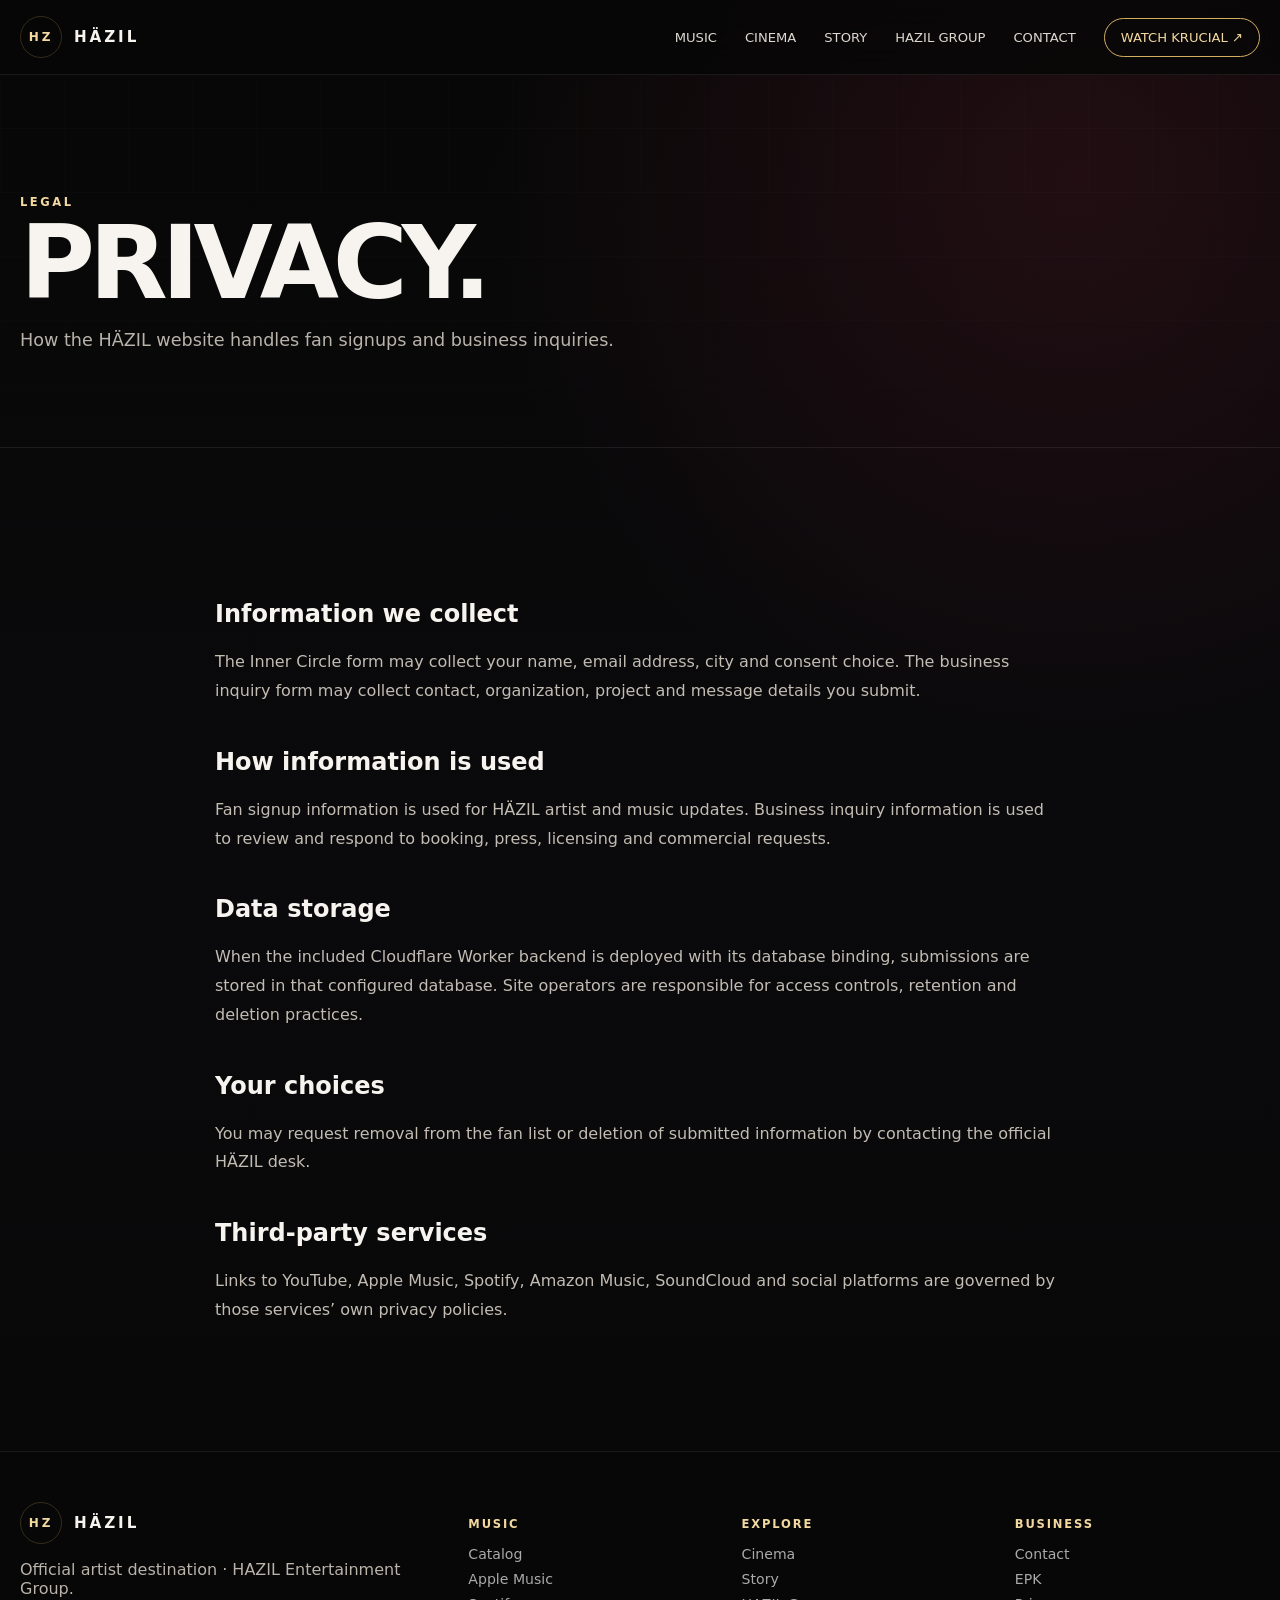
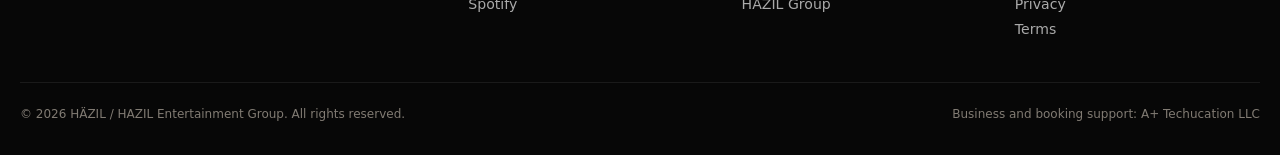
<file: privacy.html>
<!doctype html><html lang="en"><head><meta charset="utf-8"><meta name="viewport" content="width=device-width,initial-scale=1,viewport-fit=cover"><title>HÄZIL Privacy Policy</title><meta name="description" content="Privacy information for the HÄZIL official artist website."><link rel="canonical" href="https://hazil.atechspot.com/privacy.html"><meta name="theme-color" content="#070707"><link rel="icon" href="/assets/favicon.svg"><link rel="stylesheet" href="/assets/styles.css?v=krucial-1010"><script defer src="/assets/app.js?v=krucial-1010"></script></head><body><a class="skip" href="#main">Skip to content</a><header class="topbar"><div class="wrap nav"><a class="brand" href="/"><span class="brandmark">HZ</span><span class="brandname">HÄZIL</span></a><button class="menuBtn" aria-expanded="false" aria-controls="navlinks">MENU</button><nav class="navlinks" id="navlinks" aria-label="Primary"><a href="/music.html">MUSIC</a><a href="/cinema.html">CINEMA</a><a href="/story.html">STORY</a><a href="/business.html">HAZIL GROUP</a><a href="/contact.html">CONTACT</a><a class="navcta" href="https://www.youtube.com/watch?v=CgEhvoDVACQ" target="_blank" rel="noopener">WATCH KRUCIAL ↗</a></nav></div></header><main id="main"><section class="pageHero"><div class="wrap"><div class="eyebrow">LEGAL</div><h1>PRIVACY.</h1><p>How the HÄZIL website handles fan signups and business inquiries.</p></div></section><section class="section"><div class="wrap legal"><h2>Information we collect</h2><p>The Inner Circle form may collect your name, email address, city and consent choice. The business inquiry form may collect contact, organization, project and message details you submit.</p><h2>How information is used</h2><p>Fan signup information is used for HÄZIL artist and music updates. Business inquiry information is used to review and respond to booking, press, licensing and commercial requests.</p><h2>Data storage</h2><p>When the included Cloudflare Worker backend is deployed with its database binding, submissions are stored in that configured database. Site operators are responsible for access controls, retention and deletion practices.</p><h2>Your choices</h2><p>You may request removal from the fan list or deletion of submitted information by contacting the official HÄZIL desk.</p><h2>Third-party services</h2><p>Links to YouTube, Apple Music, Spotify, Amazon Music, SoundCloud and social platforms are governed by those services’ own privacy policies.</p></div></section></main><footer class="footer"><div class="wrap"><div class="footerGrid"><div><div class="brand"><span class="brandmark">HZ</span><span class="brandname">HÄZIL</span></div><p class="muted">Official artist destination · HAZIL Entertainment Group.</p></div><div><h4>Music</h4><a href="/music.html">Catalog</a><a href="https://music.apple.com/us/artist/hazil/1197176769" target="_blank">Apple Music</a><a href="https://open.spotify.com/artist/2KtKWg4aKdLuVyBHw21Uh5" target="_blank">Spotify</a></div><div><h4>Explore</h4><a href="/cinema.html">Cinema</a><a href="/story.html">Story</a><a href="/business.html">HAZIL Group</a></div><div><h4>Business</h4><a href="/contact.html">Contact</a><a href="/Hazil_EPK_2026.pdf" target="_blank">EPK</a><a href="/privacy.html">Privacy</a><a href="/terms.html">Terms</a></div></div><div class="footerBottom"><span>© 2026 HÄZIL / HAZIL Entertainment Group. All rights reserved.</span><span>Business and booking support: A+ Techucation LLC</span></div></div></footer><div class="modal" id="videoModal" aria-hidden="true" role="dialog" aria-modal="true"><div class="modalBox"><button class="modalClose" aria-label="Close video">×</button><div class="modalVideo"></div></div></div></body></html>
</file>
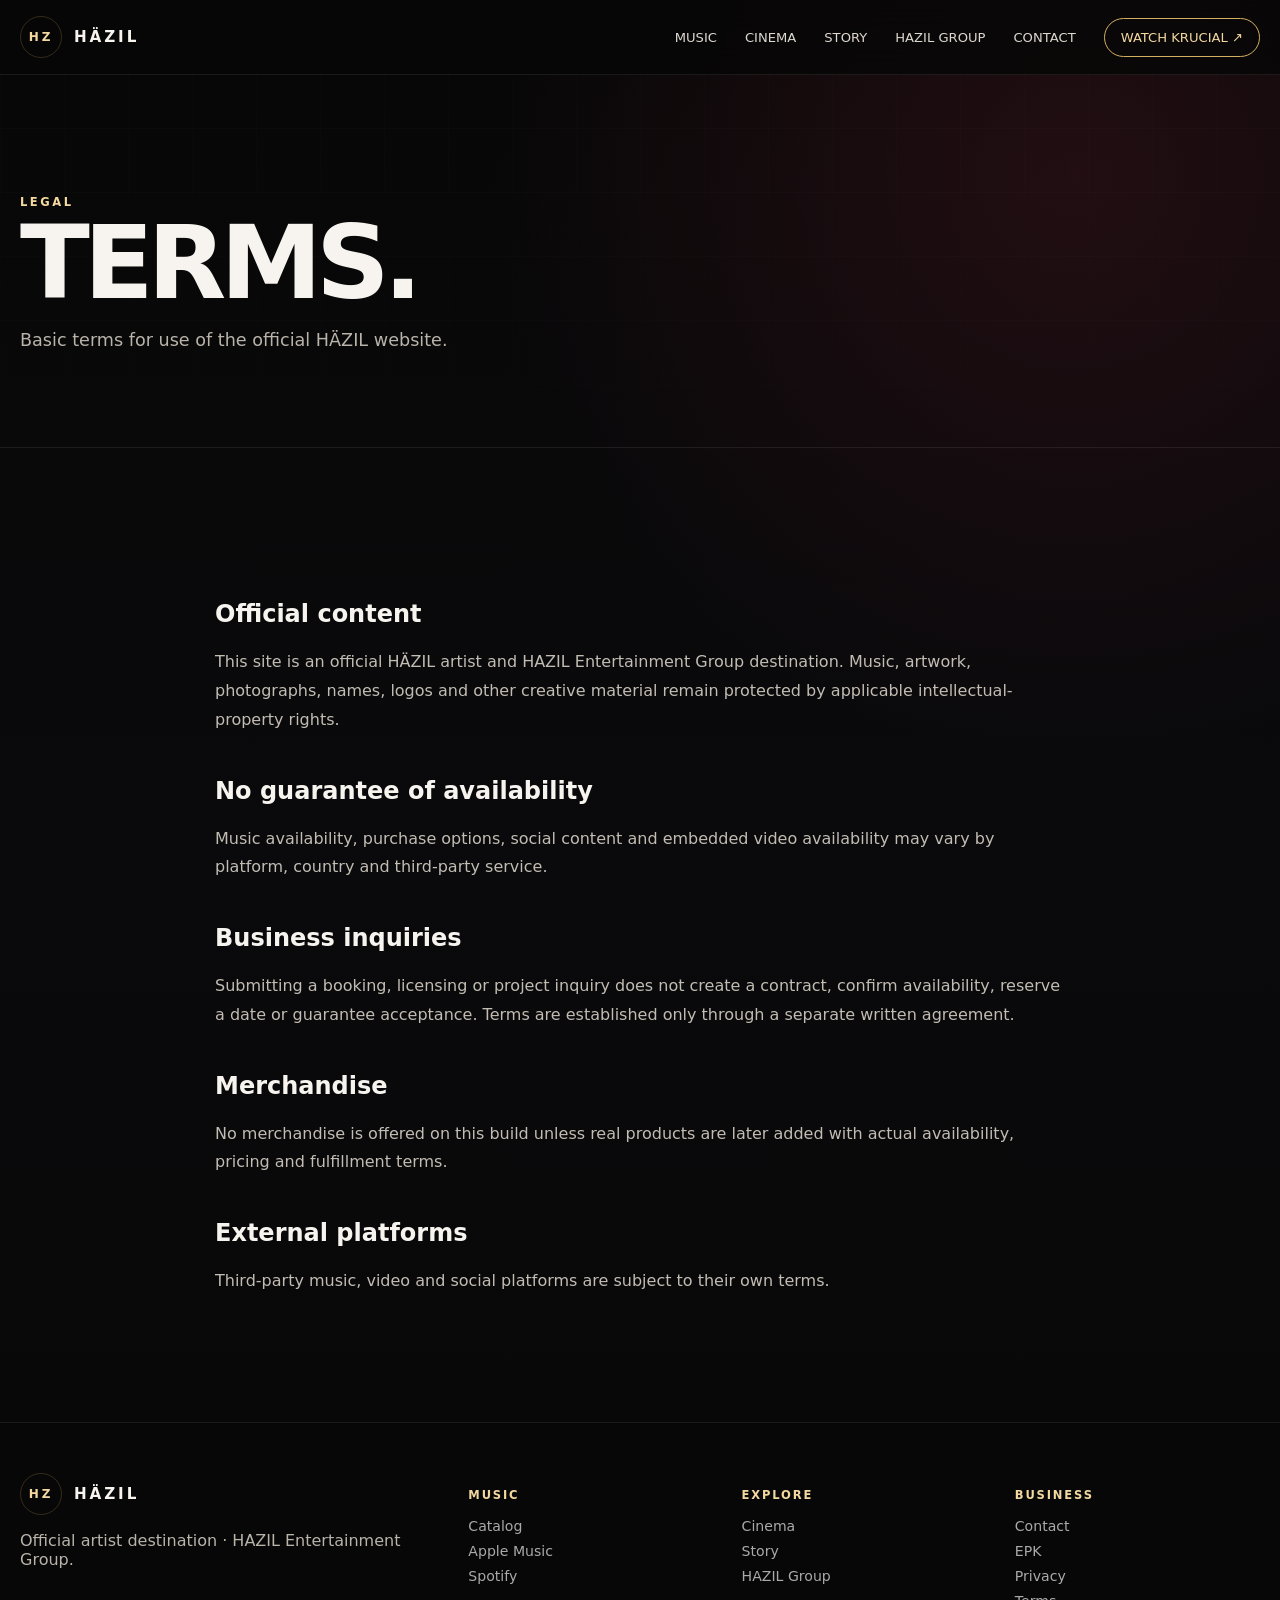
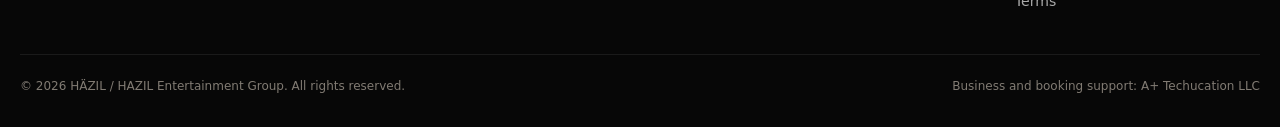
<file: terms.html>
<!doctype html><html lang="en"><head><meta charset="utf-8"><meta name="viewport" content="width=device-width,initial-scale=1,viewport-fit=cover"><title>HÄZIL Website Terms</title><meta name="description" content="Terms of use for the HÄZIL official artist website."><link rel="canonical" href="https://hazil.atechspot.com/terms.html"><meta name="theme-color" content="#070707"><link rel="icon" href="/assets/favicon.svg"><link rel="stylesheet" href="/assets/styles.css?v=krucial-1010"><script defer src="/assets/app.js?v=krucial-1010"></script></head><body><a class="skip" href="#main">Skip to content</a><header class="topbar"><div class="wrap nav"><a class="brand" href="/"><span class="brandmark">HZ</span><span class="brandname">HÄZIL</span></a><button class="menuBtn" aria-expanded="false" aria-controls="navlinks">MENU</button><nav class="navlinks" id="navlinks" aria-label="Primary"><a href="/music.html">MUSIC</a><a href="/cinema.html">CINEMA</a><a href="/story.html">STORY</a><a href="/business.html">HAZIL GROUP</a><a href="/contact.html">CONTACT</a><a class="navcta" href="https://www.youtube.com/watch?v=CgEhvoDVACQ" target="_blank" rel="noopener">WATCH KRUCIAL ↗</a></nav></div></header><main id="main"><section class="pageHero"><div class="wrap"><div class="eyebrow">LEGAL</div><h1>TERMS.</h1><p>Basic terms for use of the official HÄZIL website.</p></div></section><section class="section"><div class="wrap legal"><h2>Official content</h2><p>This site is an official HÄZIL artist and HAZIL Entertainment Group destination. Music, artwork, photographs, names, logos and other creative material remain protected by applicable intellectual-property rights.</p><h2>No guarantee of availability</h2><p>Music availability, purchase options, social content and embedded video availability may vary by platform, country and third-party service.</p><h2>Business inquiries</h2><p>Submitting a booking, licensing or project inquiry does not create a contract, confirm availability, reserve a date or guarantee acceptance. Terms are established only through a separate written agreement.</p><h2>Merchandise</h2><p>No merchandise is offered on this build unless real products are later added with actual availability, pricing and fulfillment terms.</p><h2>External platforms</h2><p>Third-party music, video and social platforms are subject to their own terms.</p></div></section></main><footer class="footer"><div class="wrap"><div class="footerGrid"><div><div class="brand"><span class="brandmark">HZ</span><span class="brandname">HÄZIL</span></div><p class="muted">Official artist destination · HAZIL Entertainment Group.</p></div><div><h4>Music</h4><a href="/music.html">Catalog</a><a href="https://music.apple.com/us/artist/hazil/1197176769" target="_blank">Apple Music</a><a href="https://open.spotify.com/artist/2KtKWg4aKdLuVyBHw21Uh5" target="_blank">Spotify</a></div><div><h4>Explore</h4><a href="/cinema.html">Cinema</a><a href="/story.html">Story</a><a href="/business.html">HAZIL Group</a></div><div><h4>Business</h4><a href="/contact.html">Contact</a><a href="/Hazil_EPK_2026.pdf" target="_blank">EPK</a><a href="/privacy.html">Privacy</a><a href="/terms.html">Terms</a></div></div><div class="footerBottom"><span>© 2026 HÄZIL / HAZIL Entertainment Group. All rights reserved.</span><span>Business and booking support: A+ Techucation LLC</span></div></div></footer><div class="modal" id="videoModal" aria-hidden="true" role="dialog" aria-modal="true"><div class="modalBox"><button class="modalClose" aria-label="Close video">×</button><div class="modalVideo"></div></div></div></body></html>
</file>
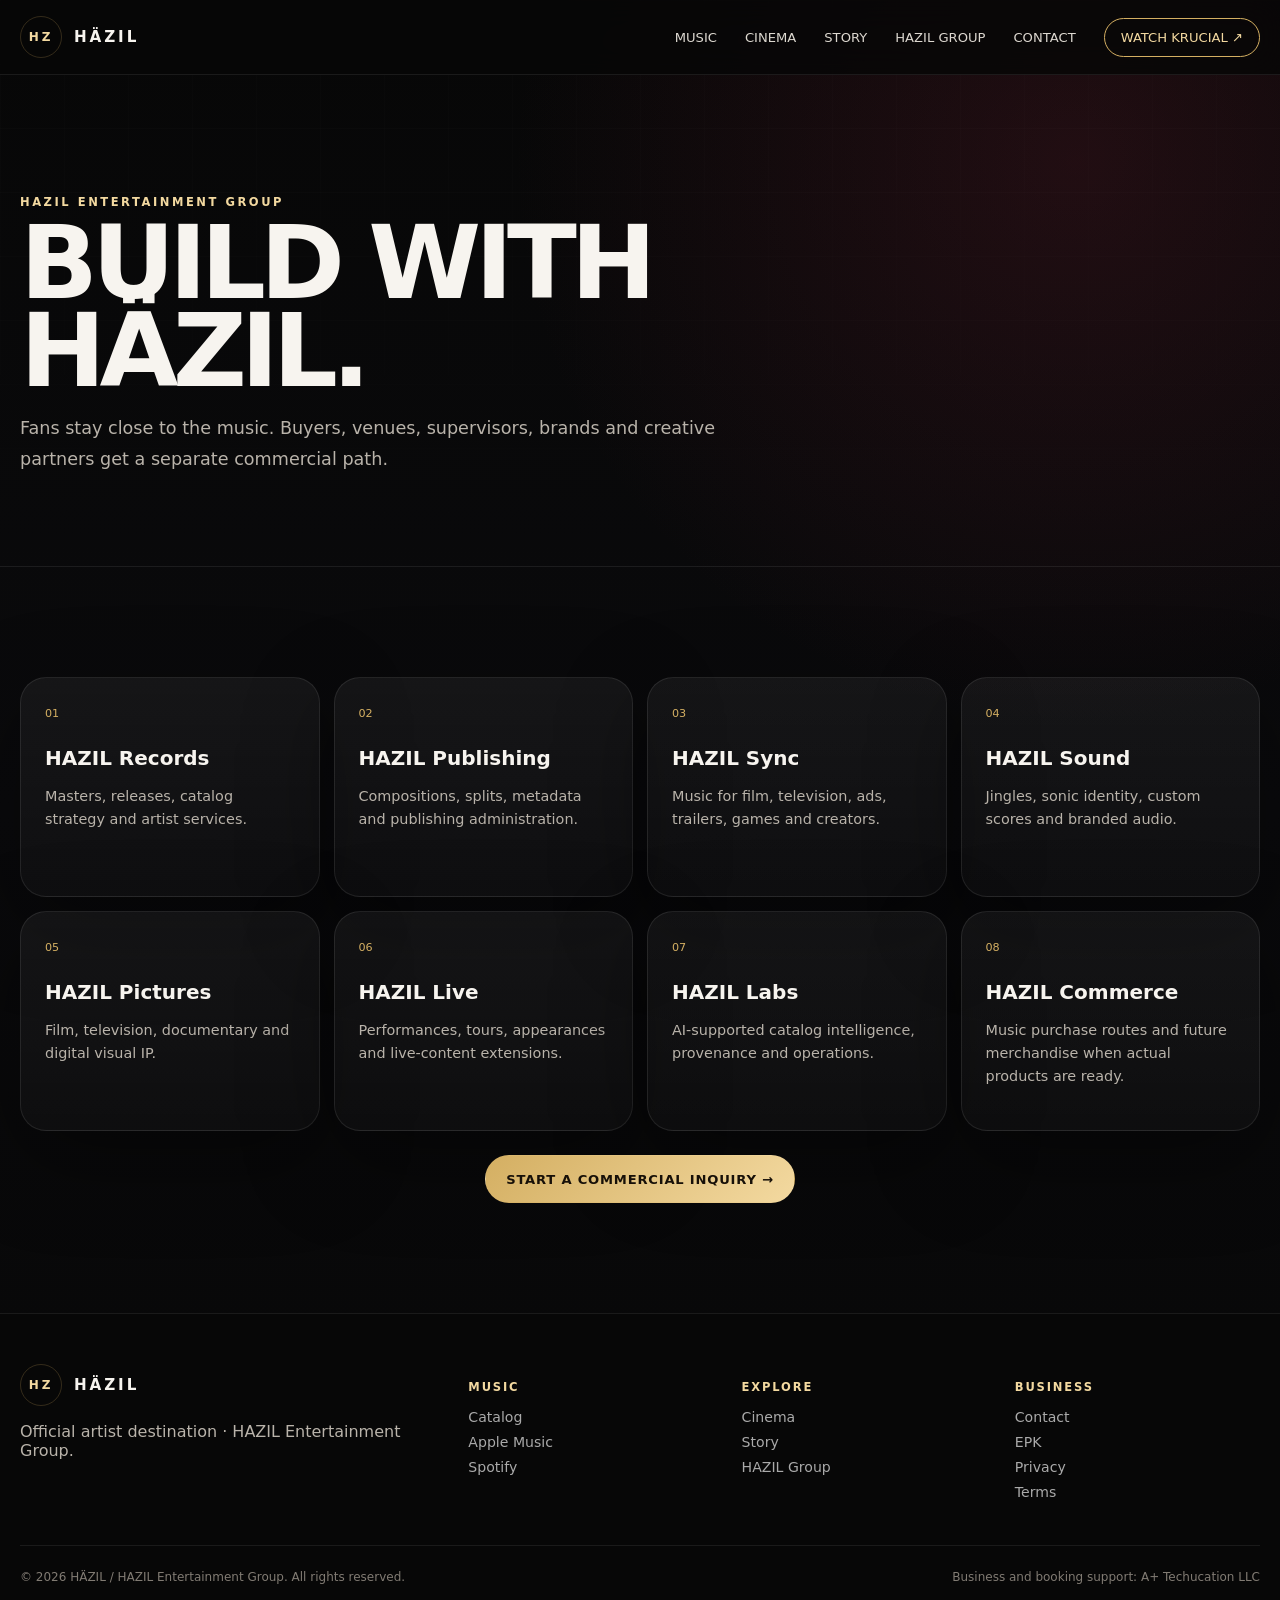
<file: public/business.html>
<!doctype html><html lang="en"><head><meta charset="utf-8"><meta name="viewport" content="width=device-width,initial-scale=1,viewport-fit=cover"><title>HAZIL Entertainment Group — Licensing, Live & Creative</title><meta name="description" content="Explore HAZIL Entertainment Group: records, publishing, sync, sound, pictures, live, labs and commerce."><link rel="canonical" href="https://hazil.atechspot.com/business.html"><meta name="theme-color" content="#070707"><link rel="icon" href="/assets/favicon.svg"><link rel="stylesheet" href="/assets/styles.css?v=krucial-1010"><script defer src="/assets/app.js?v=krucial-1010"></script></head><body><a class="skip" href="#main">Skip to content</a><header class="topbar"><div class="wrap nav"><a class="brand" href="/"><span class="brandmark">HZ</span><span class="brandname">HÄZIL</span></a><button class="menuBtn" aria-expanded="false" aria-controls="navlinks">MENU</button><nav class="navlinks" id="navlinks" aria-label="Primary"><a href="/music.html">MUSIC</a><a href="/cinema.html">CINEMA</a><a href="/story.html">STORY</a><a href="/business.html">HAZIL GROUP</a><a href="/contact.html">CONTACT</a><a class="navcta" href="https://www.youtube.com/watch?v=CgEhvoDVACQ" target="_blank" rel="noopener">WATCH KRUCIAL ↗</a></nav></div></header><main id="main"><section class="pageHero"><div class="wrap"><div class="eyebrow">HAZIL ENTERTAINMENT GROUP</div><h1>BUILD WITH<br>HÄZIL.</h1><p>Fans stay close to the music. Buyers, venues, supervisors, brands and creative partners get a separate commercial path.</p></div></section><section class="section"><div class="wrap"><div class="businessGrid"><article class="panel engine"><span class="no">01</span><h3>HAZIL Records</h3><p>Masters, releases, catalog strategy and artist services.</p></article><article class="panel engine"><span class="no">02</span><h3>HAZIL Publishing</h3><p>Compositions, splits, metadata and publishing administration.</p></article><article class="panel engine"><span class="no">03</span><h3>HAZIL Sync</h3><p>Music for film, television, ads, trailers, games and creators.</p></article><article class="panel engine"><span class="no">04</span><h3>HAZIL Sound</h3><p>Jingles, sonic identity, custom scores and branded audio.</p></article><article class="panel engine"><span class="no">05</span><h3>HAZIL Pictures</h3><p>Film, television, documentary and digital visual IP.</p></article><article class="panel engine"><span class="no">06</span><h3>HAZIL Live</h3><p>Performances, tours, appearances and live-content extensions.</p></article><article class="panel engine"><span class="no">07</span><h3>HAZIL Labs</h3><p>AI-supported catalog intelligence, provenance and operations.</p></article><article class="panel engine"><span class="no">08</span><h3>HAZIL Commerce</h3><p>Music purchase routes and future merchandise when actual products are ready.</p></article></div><div class="businessCta"><a class="btn btnPrimary" href="/contact.html">START A COMMERCIAL INQUIRY →</a></div></div></section></main><footer class="footer"><div class="wrap"><div class="footerGrid"><div><div class="brand"><span class="brandmark">HZ</span><span class="brandname">HÄZIL</span></div><p class="muted">Official artist destination · HAZIL Entertainment Group.</p></div><div><h4>Music</h4><a href="/music.html">Catalog</a><a href="https://music.apple.com/us/artist/hazil/1197176769" target="_blank">Apple Music</a><a href="https://open.spotify.com/artist/2KtKWg4aKdLuVyBHw21Uh5" target="_blank">Spotify</a></div><div><h4>Explore</h4><a href="/cinema.html">Cinema</a><a href="/story.html">Story</a><a href="/business.html">HAZIL Group</a></div><div><h4>Business</h4><a href="/contact.html">Contact</a><a href="/Hazil_EPK_2026.pdf" target="_blank">EPK</a><a href="/privacy.html">Privacy</a><a href="/terms.html">Terms</a></div></div><div class="footerBottom"><span>© 2026 HÄZIL / HAZIL Entertainment Group. All rights reserved.</span><span>Business and booking support: A+ Techucation LLC</span></div></div></footer><div class="modal" id="videoModal" aria-hidden="true" role="dialog" aria-modal="true"><div class="modalBox"><button class="modalClose" aria-label="Close video">×</button><div class="modalVideo"></div></div></div></body></html>
</file>
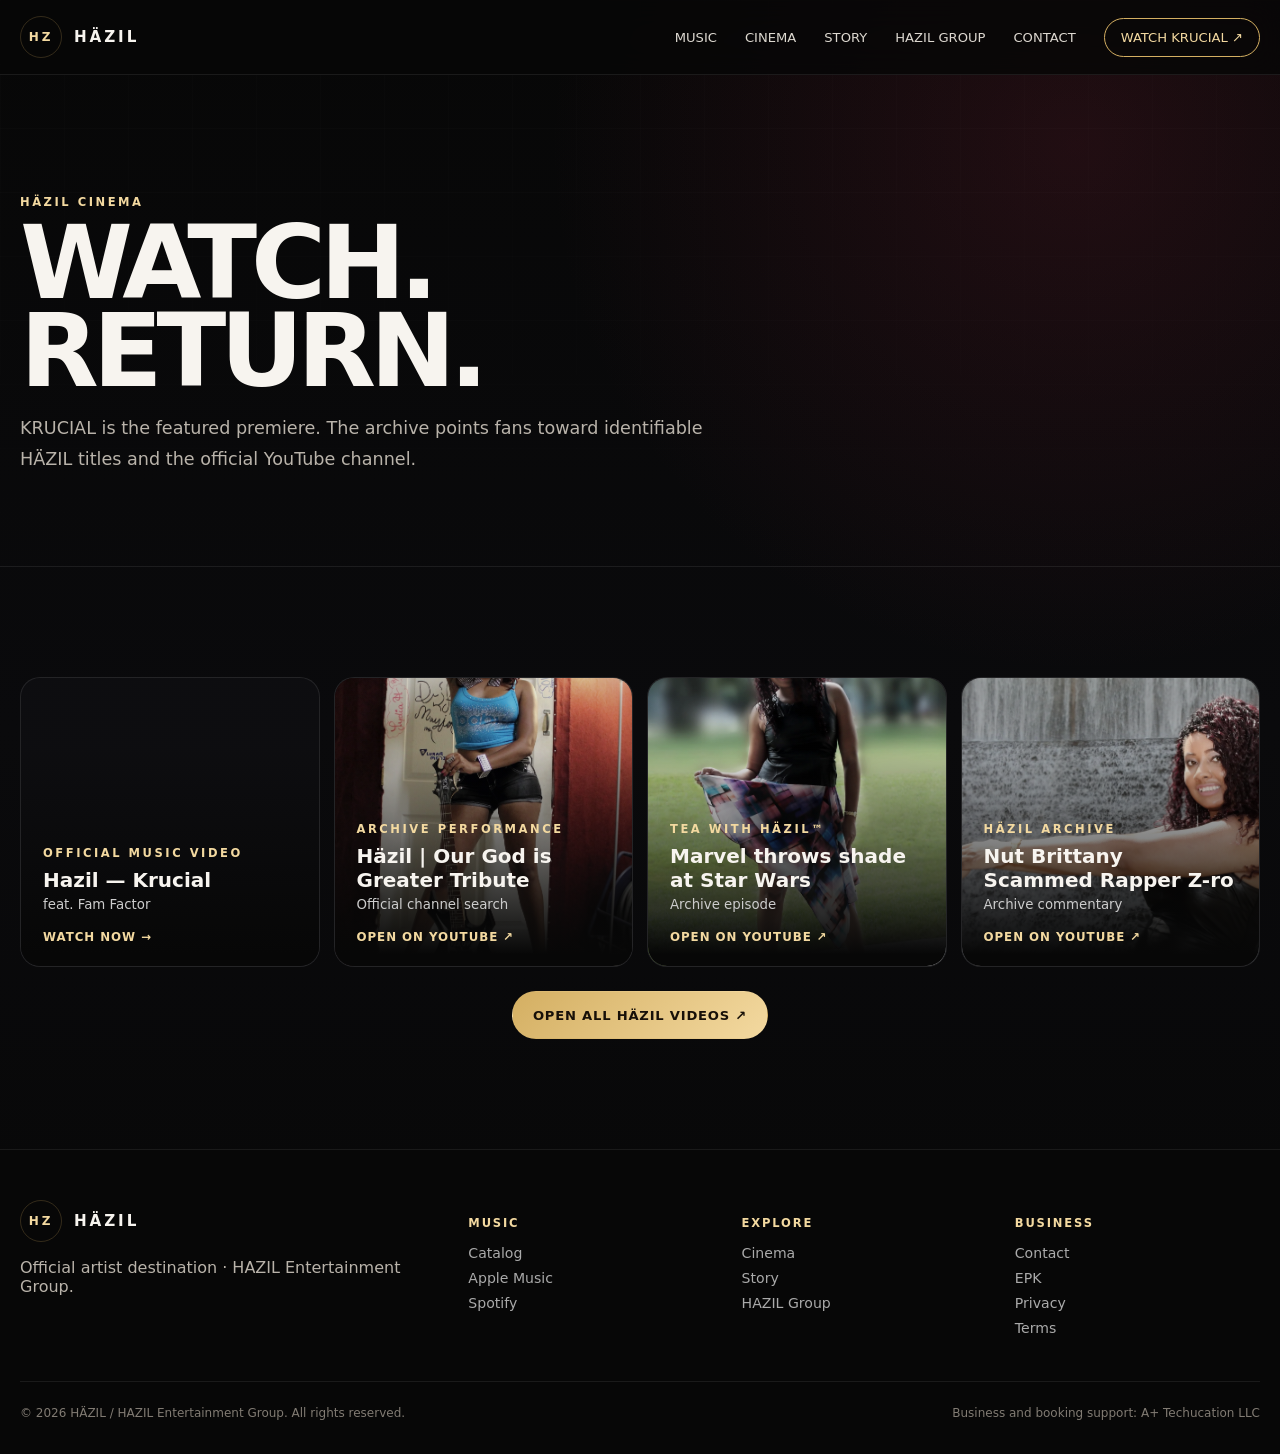
<file: public/cinema.html>
<!doctype html><html lang="en"><head><meta charset="utf-8"><meta name="viewport" content="width=device-width,initial-scale=1,viewport-fit=cover"><title>HÄZIL Cinema — KRUCIAL & Video Archive</title><meta name="description" content="Watch KRUCIAL and explore selected HÄZIL video archive titles on the official YouTube channel."><link rel="canonical" href="https://hazil.atechspot.com/cinema.html"><meta name="theme-color" content="#070707"><link rel="icon" href="/assets/favicon.svg"><link rel="stylesheet" href="/assets/styles.css?v=krucial-1010"><script defer src="/assets/app.js?v=krucial-1010"></script></head><body><a class="skip" href="#main">Skip to content</a><header class="topbar"><div class="wrap nav"><a class="brand" href="/"><span class="brandmark">HZ</span><span class="brandname">HÄZIL</span></a><button class="menuBtn" aria-expanded="false" aria-controls="navlinks">MENU</button><nav class="navlinks" id="navlinks" aria-label="Primary"><a href="/music.html">MUSIC</a><a href="/cinema.html">CINEMA</a><a href="/story.html">STORY</a><a href="/business.html">HAZIL GROUP</a><a href="/contact.html">CONTACT</a><a class="navcta" href="https://www.youtube.com/watch?v=CgEhvoDVACQ" target="_blank" rel="noopener">WATCH KRUCIAL ↗</a></nav></div></header><main id="main"><section class="pageHero"><div class="wrap"><div class="eyebrow">HÄZIL CINEMA</div><h1>WATCH.<br>RETURN.</h1><p>KRUCIAL is the featured premiere. The archive points fans toward identifiable HÄZIL titles and the official YouTube channel.</p></div></section><section class="section"><div class="wrap"><div class="archiveGrid"><a class="archiveCard" style="--bgimg:url('https://i.ytimg.com/vi/CgEhvoDVACQ/hqdefault.jpg')" href="#" data-video="CgEhvoDVACQ"><div class="eyebrow">OFFICIAL MUSIC VIDEO</div><h3>Hazil — Krucial</h3><small>feat. Fam Factor</small><div class="linkline">WATCH NOW →</div></a><a class="archiveCard" style="--bgimg:url('/assets/images/03-h-zil-posing-with-guitar.webp')" href="https://www.youtube.com/results?search_query=H%C3%A4zil+Our+God+is+Greater+Tribute" target="_blank"><div class="eyebrow">ARCHIVE PERFORMANCE</div><h3>Häzil | Our God is Greater Tribute</h3><small>Official channel search</small><div class="linkline">OPEN ON YOUTUBE ↗</div></a><a class="archiveCard" style="--bgimg:url('/assets/images/07-h-zil-editorial-portrait.webp')" href="https://www.youtube.com/results?search_query=Tea+With+Hazil+Marvel+throws+shade+at+Star+Wars" target="_blank"><div class="eyebrow">TEA WITH HÄZIL™</div><h3>Marvel throws shade at Star Wars</h3><small>Archive episode</small><div class="linkline">OPEN ON YOUTUBE ↗</div></a><a class="archiveCard" style="--bgimg:url('/assets/images/04-h-zil-in-black.webp')" href="https://www.youtube.com/results?search_query=H%C3%A4zil+Nut+Brittany+Scammed+Rapper+Z-ro" target="_blank"><div class="eyebrow">HÄZIL ARCHIVE</div><h3>Nut Brittany Scammed Rapper Z-ro</h3><small>Archive commentary</small><div class="linkline">OPEN ON YOUTUBE ↗</div></a></div><div class="businessCta"><a class="btn btnPrimary" href="https://www.youtube.com/channel/UCEtV92a0BbcUwbMlZ8lvKiQ/videos" target="_blank">OPEN ALL HÄZIL VIDEOS ↗</a></div></div></section></main><footer class="footer"><div class="wrap"><div class="footerGrid"><div><div class="brand"><span class="brandmark">HZ</span><span class="brandname">HÄZIL</span></div><p class="muted">Official artist destination · HAZIL Entertainment Group.</p></div><div><h4>Music</h4><a href="/music.html">Catalog</a><a href="https://music.apple.com/us/artist/hazil/1197176769" target="_blank">Apple Music</a><a href="https://open.spotify.com/artist/2KtKWg4aKdLuVyBHw21Uh5" target="_blank">Spotify</a></div><div><h4>Explore</h4><a href="/cinema.html">Cinema</a><a href="/story.html">Story</a><a href="/business.html">HAZIL Group</a></div><div><h4>Business</h4><a href="/contact.html">Contact</a><a href="/Hazil_EPK_2026.pdf" target="_blank">EPK</a><a href="/privacy.html">Privacy</a><a href="/terms.html">Terms</a></div></div><div class="footerBottom"><span>© 2026 HÄZIL / HAZIL Entertainment Group. All rights reserved.</span><span>Business and booking support: A+ Techucation LLC</span></div></div></footer><div class="modal" id="videoModal" aria-hidden="true" role="dialog" aria-modal="true"><div class="modalBox"><button class="modalClose" aria-label="Close video">×</button><div class="modalVideo"></div></div></div></body></html>
</file>
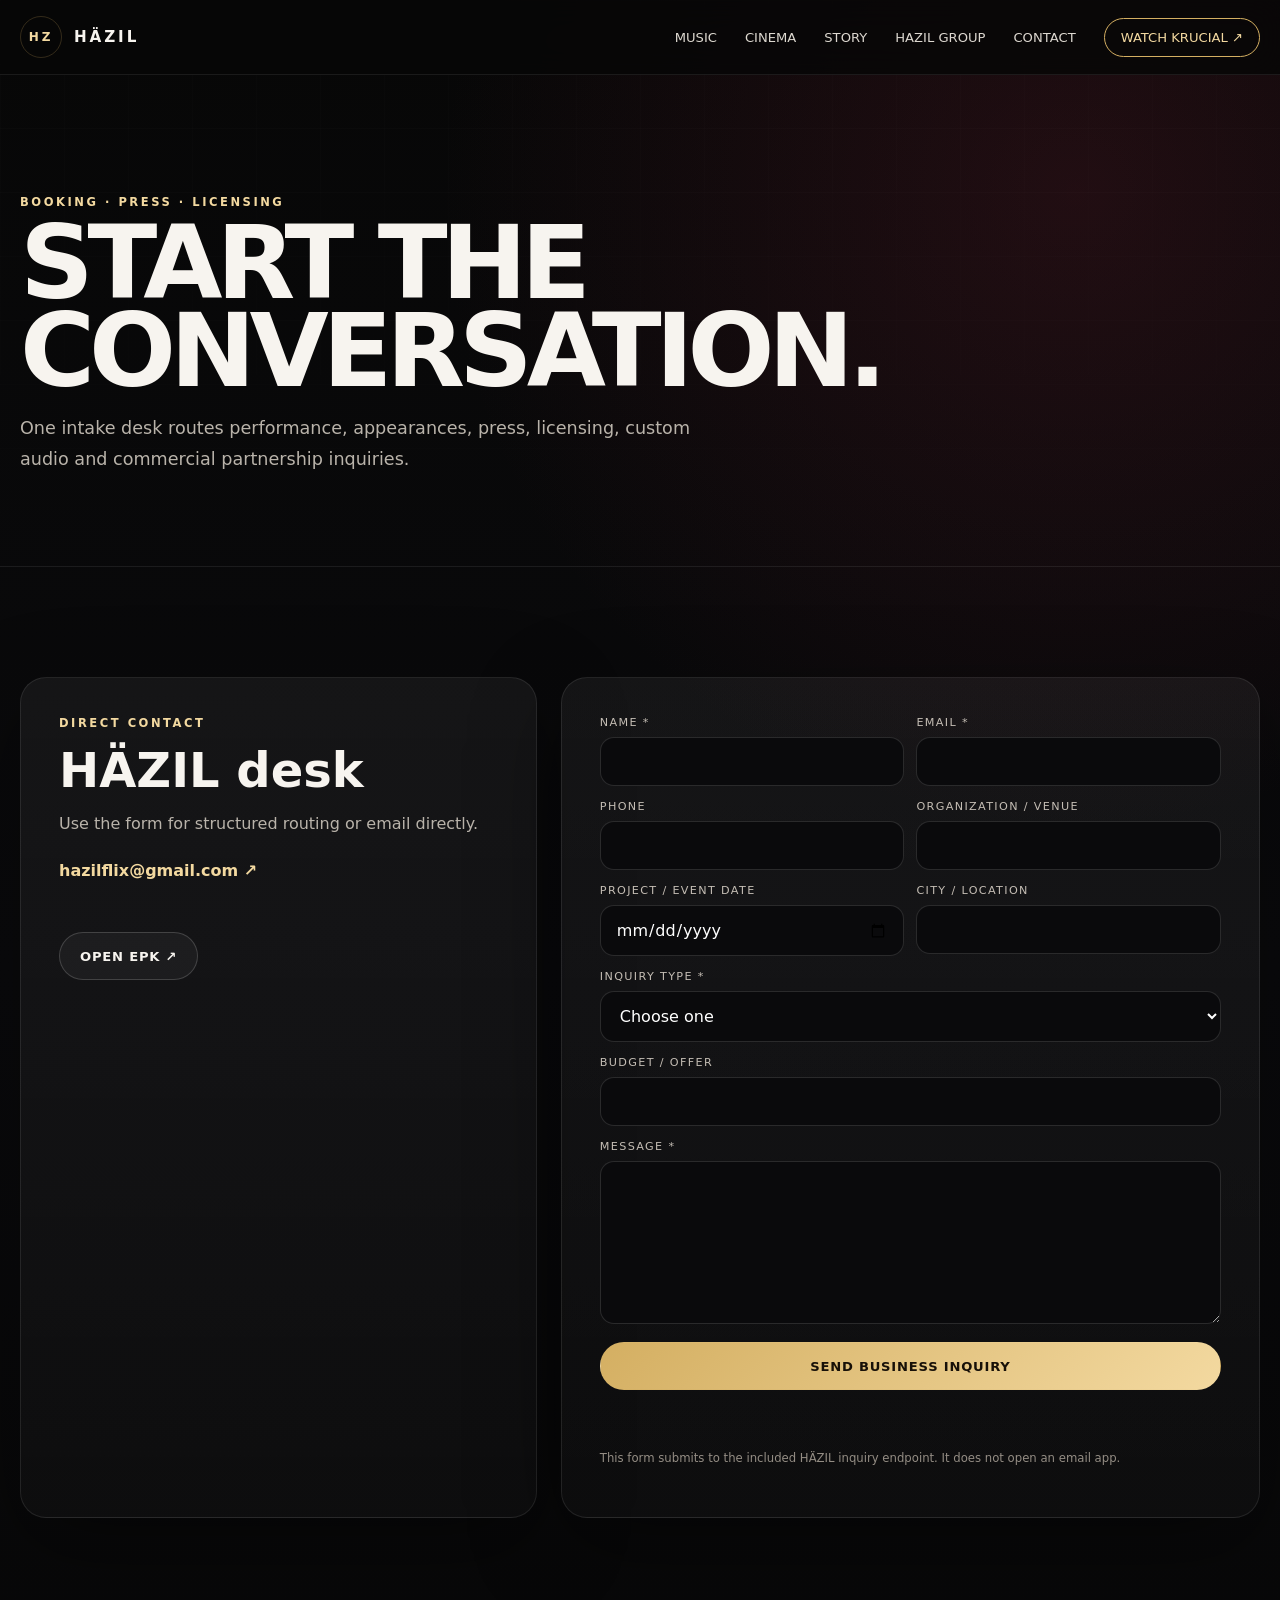
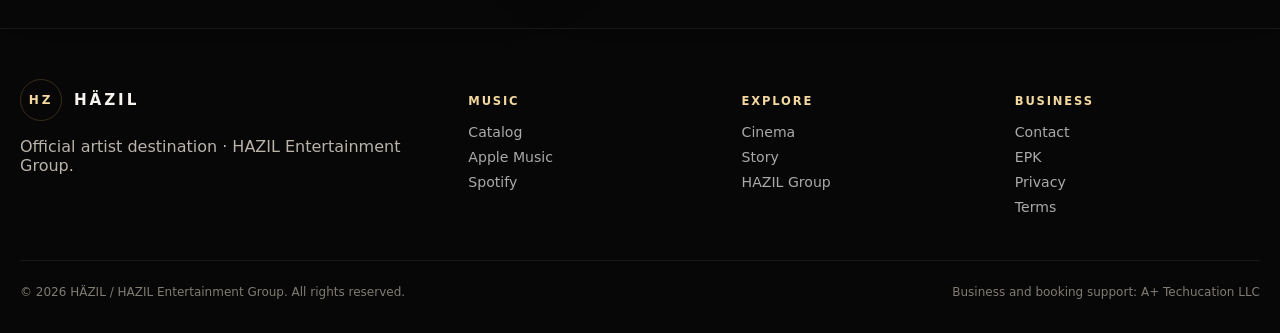
<file: public/contact.html>
<!doctype html><html lang="en"><head><meta charset="utf-8"><meta name="viewport" content="width=device-width,initial-scale=1,viewport-fit=cover"><title>Contact HÄZIL — Booking, Press & Licensing</title><meta name="description" content="Contact HÄZIL for booking, press, licensing, sync, custom music and commercial opportunities."><link rel="canonical" href="https://hazil.atechspot.com/contact.html"><meta name="theme-color" content="#070707"><link rel="icon" href="/assets/favicon.svg"><link rel="stylesheet" href="/assets/styles.css?v=krucial-1010"><script defer src="/assets/app.js?v=krucial-1010"></script></head><body><a class="skip" href="#main">Skip to content</a><header class="topbar"><div class="wrap nav"><a class="brand" href="/"><span class="brandmark">HZ</span><span class="brandname">HÄZIL</span></a><button class="menuBtn" aria-expanded="false" aria-controls="navlinks">MENU</button><nav class="navlinks" id="navlinks" aria-label="Primary"><a href="/music.html">MUSIC</a><a href="/cinema.html">CINEMA</a><a href="/story.html">STORY</a><a href="/business.html">HAZIL GROUP</a><a href="/contact.html">CONTACT</a><a class="navcta" href="https://www.youtube.com/watch?v=CgEhvoDVACQ" target="_blank" rel="noopener">WATCH KRUCIAL ↗</a></nav></div></header><main id="main"><section class="pageHero"><div class="wrap"><div class="eyebrow">BOOKING · PRESS · LICENSING</div><h1>START THE<br>CONVERSATION.</h1><p>One intake desk routes performance, appearances, press, licensing, custom audio and commercial partnership inquiries.</p></div></section><section class="section"><div class="wrap contactGrid"><article class="panel contactInfo"><div class="eyebrow">DIRECT CONTACT</div><h2>HÄZIL desk</h2><p class="muted">Use the form for structured routing or email directly.</p><a class="direct" href="mailto:hazilflix@gmail.com">hazilflix@gmail.com ↗</a><div class="ctaRow"><a class="btn" href="/Hazil_EPK_2026.pdf" target="_blank">OPEN EPK ↗</a></div></article><article class="panel formPanel"><form class="form" id="inquiryForm"><div class="two"><label><span>Name *</span><input name="name" required maxlength="120"></label><label><span>Email *</span><input name="email" type="email" required maxlength="254"></label></div><div class="two"><label><span>Phone</span><input name="phone" maxlength="40"></label><label><span>Organization / Venue</span><input name="organization" maxlength="160"></label></div><div class="two"><label><span>Project / Event date</span><input name="date" type="date"></label><label><span>City / Location</span><input name="location" maxlength="160"></label></div><label><span>Inquiry type *</span><select name="type" required><option value="">Choose one</option><option>Performance Booking</option><option>Appearance</option><option>Press / Interview</option><option>Licensing / Sync</option><option>Custom Music / Jingle</option><option>Film / TV / Score</option><option>Partnership</option><option>Other</option></select></label><label><span>Budget / Offer</span><input name="budget" maxlength="100"></label><label><span>Message *</span><textarea name="message" rows="7" required maxlength="4000"></textarea></label><label class="honeypot" aria-hidden="true">Website<input name="website" tabindex="-1"></label><button class="btn btnPrimary" type="submit">SEND BUSINESS INQUIRY</button><div class="status" id="inquiryStatus" aria-live="polite"></div><p class="tiny">This form submits to the included HÄZIL inquiry endpoint. It does not open an email app.</p></form></article></div></section></main><footer class="footer"><div class="wrap"><div class="footerGrid"><div><div class="brand"><span class="brandmark">HZ</span><span class="brandname">HÄZIL</span></div><p class="muted">Official artist destination · HAZIL Entertainment Group.</p></div><div><h4>Music</h4><a href="/music.html">Catalog</a><a href="https://music.apple.com/us/artist/hazil/1197176769" target="_blank">Apple Music</a><a href="https://open.spotify.com/artist/2KtKWg4aKdLuVyBHw21Uh5" target="_blank">Spotify</a></div><div><h4>Explore</h4><a href="/cinema.html">Cinema</a><a href="/story.html">Story</a><a href="/business.html">HAZIL Group</a></div><div><h4>Business</h4><a href="/contact.html">Contact</a><a href="/Hazil_EPK_2026.pdf" target="_blank">EPK</a><a href="/privacy.html">Privacy</a><a href="/terms.html">Terms</a></div></div><div class="footerBottom"><span>© 2026 HÄZIL / HAZIL Entertainment Group. All rights reserved.</span><span>Business and booking support: A+ Techucation LLC</span></div></div></footer><div class="modal" id="videoModal" aria-hidden="true" role="dialog" aria-modal="true"><div class="modalBox"><button class="modalClose" aria-label="Close video">×</button><div class="modalVideo"></div></div></div></body></html>
</file>
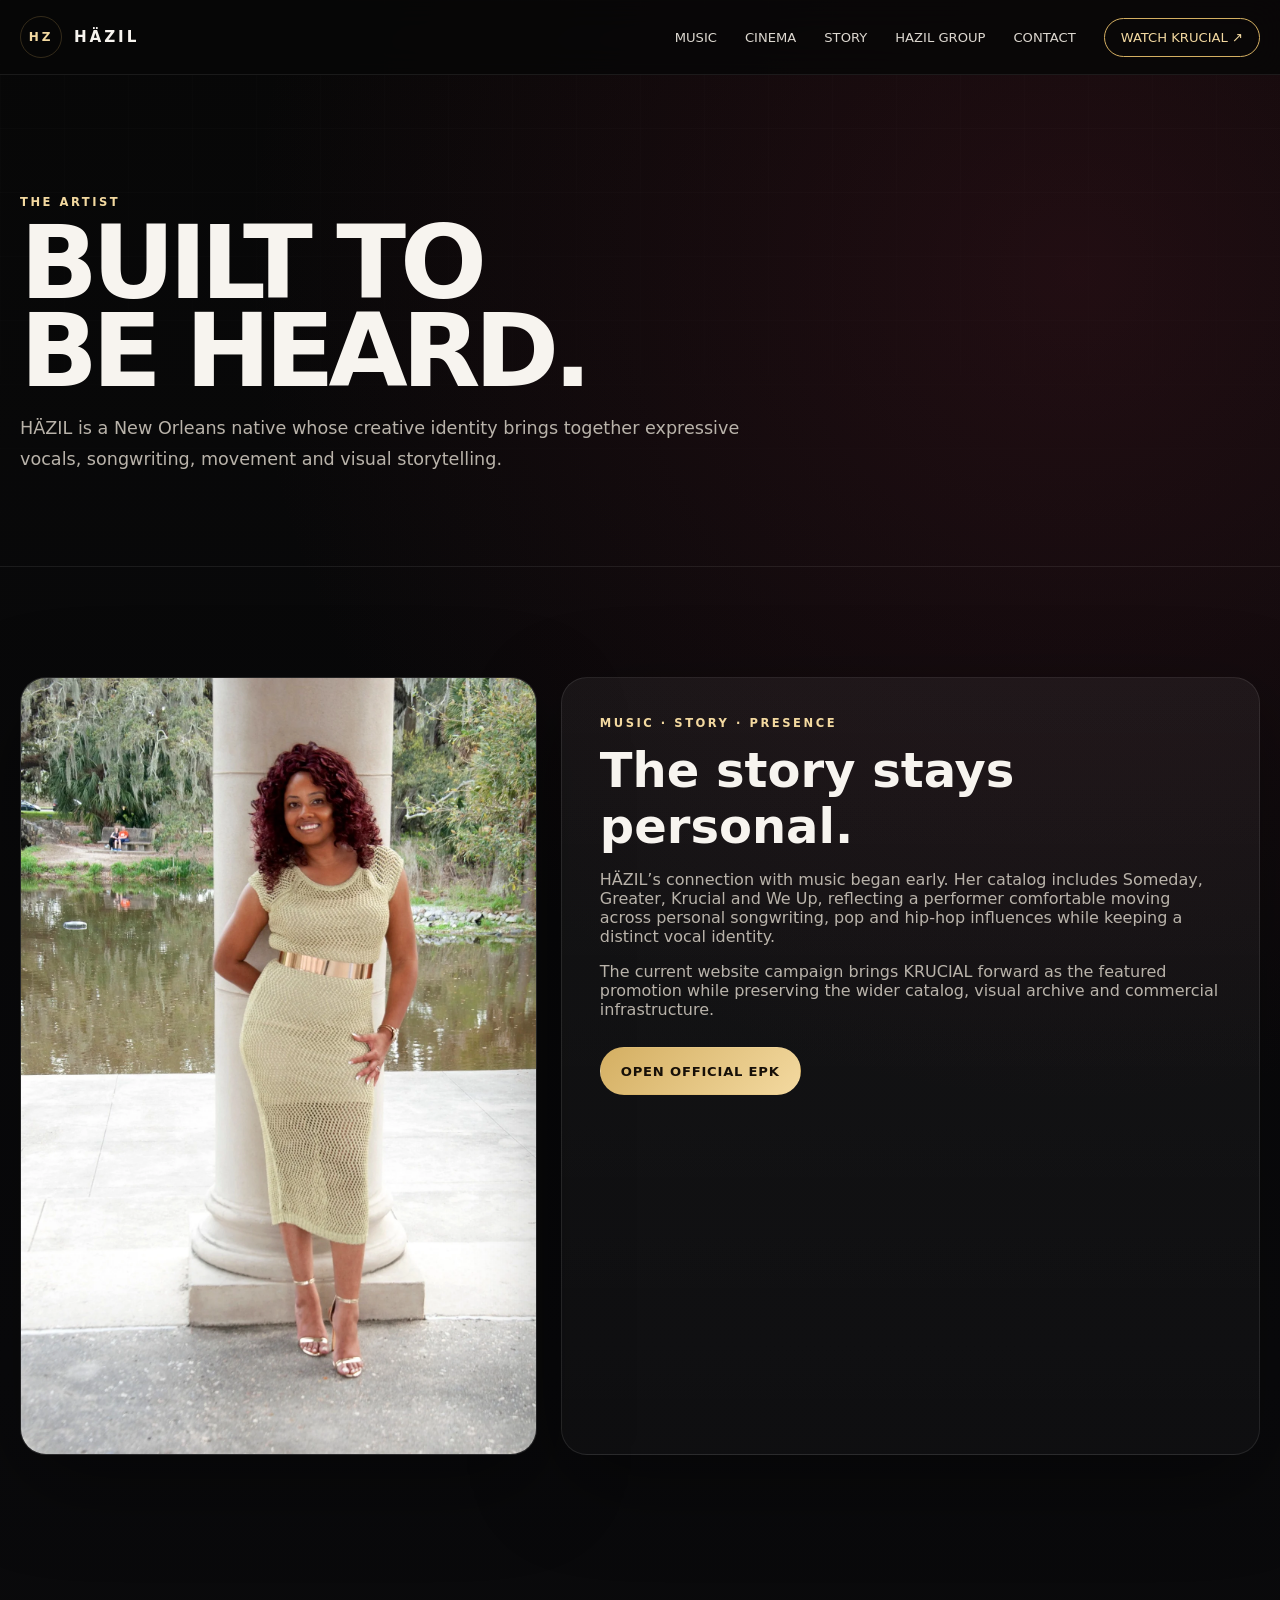
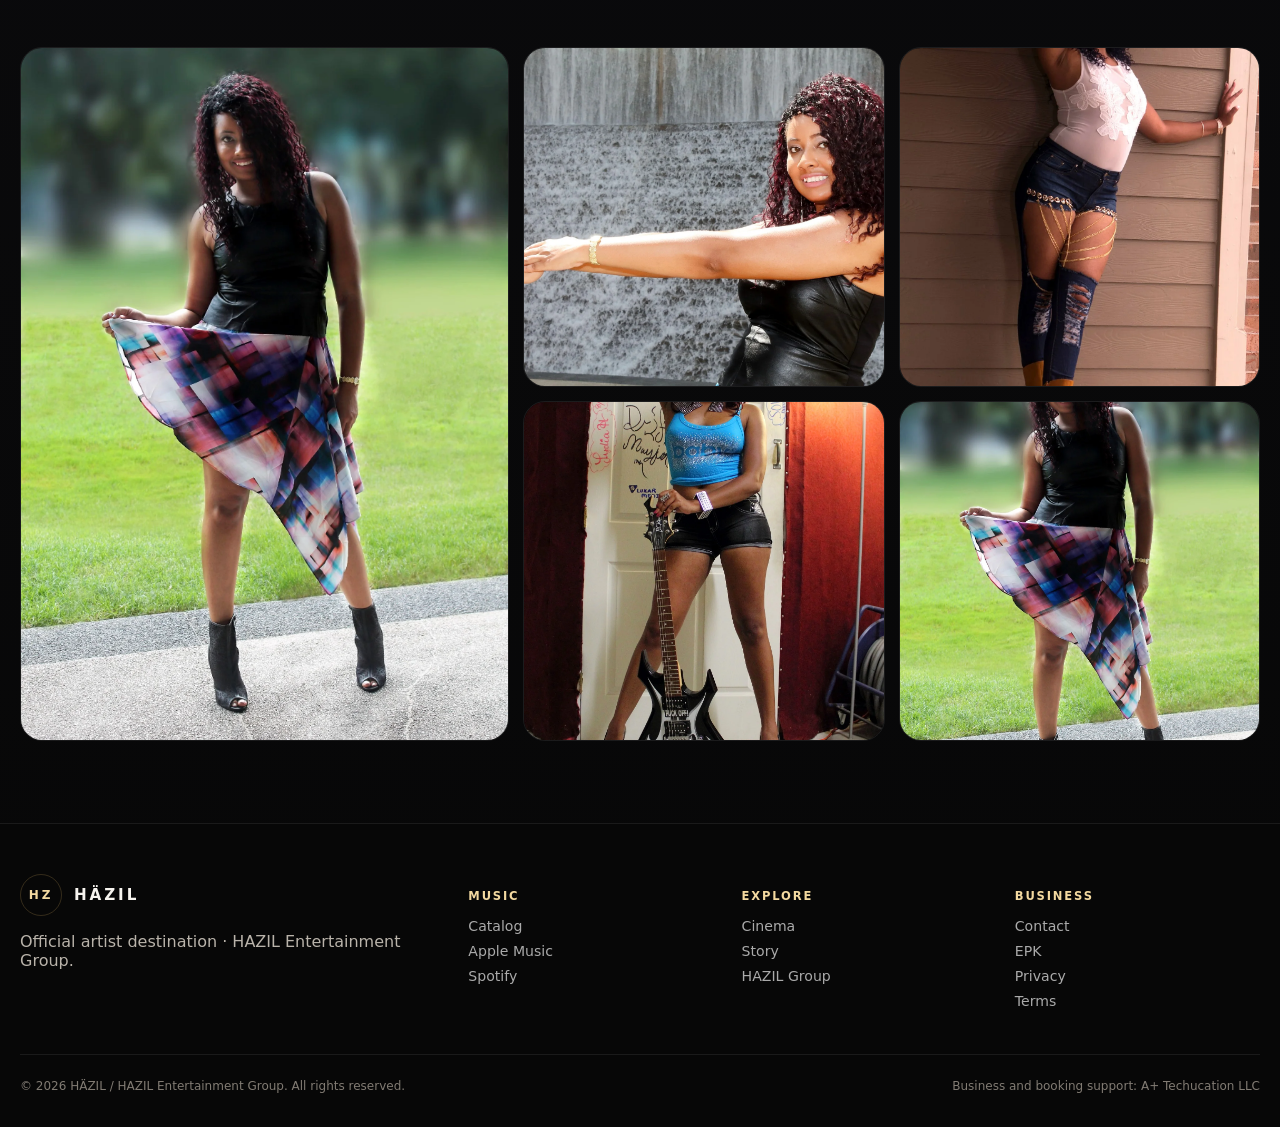
<file: public/story.html>
<!doctype html><html lang="en"><head><meta charset="utf-8"><meta name="viewport" content="width=device-width,initial-scale=1,viewport-fit=cover"><title>About HÄZIL — Official Artist Story</title><meta name="description" content="Read the official HÄZIL artist story and open the 2026 electronic press kit."><link rel="canonical" href="https://hazil.atechspot.com/story.html"><meta name="theme-color" content="#070707"><link rel="icon" href="/assets/favicon.svg"><link rel="stylesheet" href="/assets/styles.css?v=krucial-1010"><script defer src="/assets/app.js?v=krucial-1010"></script></head><body><a class="skip" href="#main">Skip to content</a><header class="topbar"><div class="wrap nav"><a class="brand" href="/"><span class="brandmark">HZ</span><span class="brandname">HÄZIL</span></a><button class="menuBtn" aria-expanded="false" aria-controls="navlinks">MENU</button><nav class="navlinks" id="navlinks" aria-label="Primary"><a href="/music.html">MUSIC</a><a href="/cinema.html">CINEMA</a><a href="/story.html">STORY</a><a href="/business.html">HAZIL GROUP</a><a href="/contact.html">CONTACT</a><a class="navcta" href="https://www.youtube.com/watch?v=CgEhvoDVACQ" target="_blank" rel="noopener">WATCH KRUCIAL ↗</a></nav></div></header><main id="main"><section class="pageHero"><div class="wrap"><div class="eyebrow">THE ARTIST</div><h1>BUILT TO<br>BE HEARD.</h1><p>HÄZIL is a New Orleans native whose creative identity brings together expressive vocals, songwriting, movement and visual storytelling.</p></div></section><section class="section"><div class="wrap contactGrid"><figure class="panel" style="margin:0;overflow:hidden"><img src="/assets/images/09-h-zil-full-length-portrait.webp" alt="HÄZIL full-length portrait" style="width:100%;height:100%;object-fit:cover"></figure><article class="panel contactInfo"><div class="eyebrow">MUSIC · STORY · PRESENCE</div><h2>The story stays personal.</h2><p class="muted">HÄZIL’s connection with music began early. Her catalog includes Someday, Greater, Krucial and We Up, reflecting a performer comfortable moving across personal songwriting, pop and hip-hop influences while keeping a distinct vocal identity.</p><p class="muted">The current website campaign brings KRUCIAL forward as the featured promotion while preserving the wider catalog, visual archive and commercial infrastructure.</p><div class="ctaRow"><a class="btn btnPrimary" href="/Hazil_EPK_2026.pdf" target="_blank">OPEN OFFICIAL EPK</a></div></article></div></section><section class="sectionCompact"><div class="wrap"><div class="gallery"><figure><img src="/assets/images/07-h-zil-editorial-portrait.webp" alt="HÄZIL editorial portrait"></figure><figure><img src="/assets/images/04-h-zil-in-black.webp" alt="HÄZIL in black"></figure><figure><img src="/assets/images/12-h-zil-in-white.webp" alt="HÄZIL in white"></figure><figure><img src="/assets/images/03-h-zil-posing-with-guitar.webp" alt="HÄZIL with guitar"></figure><figure><img src="/assets/images/13-h-zil-editorial-outdoor-portrait.webp" alt="HÄZIL outdoor portrait"></figure></div></div></section></main><footer class="footer"><div class="wrap"><div class="footerGrid"><div><div class="brand"><span class="brandmark">HZ</span><span class="brandname">HÄZIL</span></div><p class="muted">Official artist destination · HAZIL Entertainment Group.</p></div><div><h4>Music</h4><a href="/music.html">Catalog</a><a href="https://music.apple.com/us/artist/hazil/1197176769" target="_blank">Apple Music</a><a href="https://open.spotify.com/artist/2KtKWg4aKdLuVyBHw21Uh5" target="_blank">Spotify</a></div><div><h4>Explore</h4><a href="/cinema.html">Cinema</a><a href="/story.html">Story</a><a href="/business.html">HAZIL Group</a></div><div><h4>Business</h4><a href="/contact.html">Contact</a><a href="/Hazil_EPK_2026.pdf" target="_blank">EPK</a><a href="/privacy.html">Privacy</a><a href="/terms.html">Terms</a></div></div><div class="footerBottom"><span>© 2026 HÄZIL / HAZIL Entertainment Group. All rights reserved.</span><span>Business and booking support: A+ Techucation LLC</span></div></div></footer><div class="modal" id="videoModal" aria-hidden="true" role="dialog" aria-modal="true"><div class="modalBox"><button class="modalClose" aria-label="Close video">×</button><div class="modalVideo"></div></div></div></body></html>
</file>
<file: assets/styles.css>
:root{
  --bg:#070707;--bg2:#0d0d0f;--panel:#111114;--panel2:#17171b;--text:#f7f4ef;--muted:#b9b3aa;--gold:#d4af62;--gold2:#f3d9a0;--wine:#5a1e2b;--red:#a31934;--line:rgba(212,175,98,.22);--soft:rgba(255,255,255,.06);--max:1240px;--radius:26px;--shadow:0 28px 90px rgba(0,0,0,.38)
}
*{box-sizing:border-box}html{scroll-behavior:smooth}body{margin:0;background:radial-gradient(circle at 84% 10%,rgba(126,36,56,.22),transparent 31%),linear-gradient(180deg,#070707,#0a0a0c 50%,#070707);color:var(--text);font-family:Inter,ui-sans-serif,system-ui,-apple-system,BlinkMacSystemFont,"Segoe UI",sans-serif;overflow-x:hidden}body::before{content:"";position:fixed;inset:0;pointer-events:none;opacity:.06;background-image:linear-gradient(rgba(255,255,255,.35) 1px,transparent 1px),linear-gradient(90deg,rgba(255,255,255,.25) 1px,transparent 1px);background-size:64px 64px;mask-image:linear-gradient(to bottom,black,transparent 82%)}img{display:block;max-width:100%}a{color:inherit;text-decoration:none}button,input,select,textarea{font:inherit}.wrap{width:min(var(--max),calc(100% - 40px));margin-inline:auto}.skip{position:fixed;left:12px;top:-100px;z-index:10000;background:#fff;color:#000;padding:10px 14px;border-radius:8px}.skip:focus{top:12px}.eyebrow{font-size:.72rem;font-weight:800;letter-spacing:.22em;text-transform:uppercase;color:var(--gold2)}.muted{color:var(--muted)}
.topbar{position:sticky;top:0;z-index:100;background:rgba(7,7,7,.82);backdrop-filter:blur(16px);border-bottom:1px solid rgba(255,255,255,.08)}.nav{min-height:74px;display:flex;align-items:center;justify-content:space-between;gap:24px}.brand{display:flex;align-items:center;gap:12px;font-weight:900;letter-spacing:.18em}.brandmark{width:42px;height:42px;display:grid;place-items:center;border:1px solid var(--line);border-radius:999px;color:var(--gold2);font-size:.75rem}.brandname{font-size:.95rem}.navlinks{display:flex;gap:28px;align-items:center}.navlinks a{font-size:.82rem;color:#ddd8d0;transition:.2s}.navlinks a:hover,.navlinks a:focus-visible{color:var(--gold2)}.navcta{padding:11px 16px;border:1px solid var(--gold);border-radius:999px;color:var(--gold2)!important}.menuBtn{display:none;background:none;color:#fff;border:1px solid rgba(255,255,255,.14);border-radius:999px;padding:9px 13px}
.hero{min-height:calc(100vh - 74px);position:relative;display:grid;align-items:end;overflow:hidden}.heroMedia{position:absolute;inset:0}.heroMedia img{width:100%;height:100%;object-fit:cover;object-position:center 30%;filter:saturate(.8) contrast(1.06)}.heroMedia::after{content:"";position:absolute;inset:0;background:linear-gradient(90deg,rgba(4,4,5,.96) 0%,rgba(4,4,5,.82) 32%,rgba(4,4,5,.24) 72%,rgba(4,4,5,.6) 100%),linear-gradient(0deg,#070707 0%,transparent 32%)}.heroContent{position:relative;z-index:2;padding:88px 0 84px;max-width:760px}.campaignTag{display:inline-flex;align-items:center;gap:10px;border:1px solid var(--line);background:rgba(7,7,7,.52);padding:10px 14px;border-radius:999px;margin-bottom:24px}.campaignDot{width:8px;height:8px;border-radius:50%;background:var(--red);box-shadow:0 0 0 0 rgba(163,25,52,.8);animation:pulseDot 1.8s infinite}@keyframes pulseDot{0%{box-shadow:0 0 0 0 rgba(163,25,52,.55)}70%{box-shadow:0 0 0 12px transparent}100%{box-shadow:0 0 0 0 transparent}}.hero h1{margin:0;font-size:clamp(4.8rem,11vw,10rem);line-height:.78;letter-spacing:-.075em}.hero h2{margin:20px 0 12px;font-size:clamp(2rem,5vw,5.2rem);font-weight:500;letter-spacing:.02em}.hero p{max-width:640px;font-size:clamp(1rem,1.5vw,1.2rem);line-height:1.7;color:#e0dbd3}.ctaRow{display:flex;gap:12px;flex-wrap:wrap;margin-top:28px}.btn{display:inline-flex;align-items:center;justify-content:center;gap:10px;min-height:48px;padding:0 20px;border-radius:999px;border:1px solid rgba(255,255,255,.17);background:rgba(255,255,255,.04);font-weight:800;font-size:.82rem;letter-spacing:.06em;text-transform:uppercase;transition:transform .22s,border-color .22s,background .22s}.btn:hover,.btn:focus-visible{transform:translateY(-2px);border-color:rgba(243,217,160,.7)}.btnPrimary{background:linear-gradient(135deg,var(--gold),var(--gold2));color:#171008;border-color:transparent}.btnDark{background:#0b0b0d;border-color:var(--line);color:var(--gold2)}.heroMeta{display:flex;gap:28px;flex-wrap:wrap;margin-top:36px;padding-top:22px;border-top:1px solid rgba(255,255,255,.12)}.heroMeta div b{display:block;color:var(--gold2);font-size:1.15rem}.heroMeta div span{font-size:.7rem;letter-spacing:.18em;color:#aaa;text-transform:uppercase}
.signalBar{border-block:1px solid rgba(255,255,255,.08);background:#09090b;overflow:hidden}.marquee{display:flex;white-space:nowrap;min-width:max-content;animation:marquee 28s linear infinite}.marquee span{padding:14px 22px;color:#c7c0b8;font-size:.72rem;letter-spacing:.2em}.marquee b{color:var(--gold2)}@keyframes marquee{to{transform:translateX(-50%)}}
.section{padding:110px 0}.sectionCompact{padding:82px 0}.sectionHead{display:grid;grid-template-columns:minmax(0,1fr) minmax(300px,.65fr);gap:50px;align-items:end;margin-bottom:46px}.sectionHead h2{margin:8px 0 0;font-size:clamp(2.5rem,5vw,5rem);line-height:.96;letter-spacing:-.045em}.sectionHead p{margin:0;color:var(--muted);line-height:1.75}.panel{background:linear-gradient(180deg,rgba(255,255,255,.05),rgba(255,255,255,.025));border:1px solid rgba(255,255,255,.09);border-radius:var(--radius);box-shadow:var(--shadow)}
.featureSplit{display:grid;grid-template-columns:1.15fr .85fr;gap:24px}.videoHero{position:relative;min-height:610px;overflow:hidden}.videoHero img{position:absolute;inset:0;width:100%;height:100%;object-fit:cover}.videoHero::after{content:"";position:absolute;inset:0;background:linear-gradient(0deg,rgba(4,4,5,.96),rgba(4,4,5,.1) 64%)}.videoCopy{position:absolute;z-index:2;left:34px;right:34px;bottom:32px}.videoCopy h3{font-size:clamp(3rem,6vw,6rem);margin:8px 0 8px;line-height:.9}.playOrb{position:absolute;z-index:3;right:28px;top:28px;width:76px;height:76px;border-radius:50%;display:grid;place-items:center;background:rgba(7,7,7,.68);border:1px solid rgba(255,255,255,.26);backdrop-filter:blur(10px);font-size:1.35rem;transition:.2s}.videoHero:hover .playOrb{transform:scale(1.06);background:var(--gold);color:#171008}.catalogPanel{padding:34px;display:flex;flex-direction:column}.catalogPanel h3{font-size:2rem;margin:10px 0 8px}.platformGrid{display:grid;grid-template-columns:1fr 1fr;gap:10px;margin:24px 0}.platformGrid a{padding:15px;border:1px solid rgba(255,255,255,.1);border-radius:14px;font-weight:700}.trackList{margin-top:auto}.track{display:grid;grid-template-columns:36px 1fr auto;align-items:center;gap:12px;padding:17px 0;border-top:1px solid rgba(255,255,255,.08)}.track span:first-child{color:var(--gold);font-size:.74rem}.track b{display:block}.track small{color:var(--muted)}.track em{font-style:normal;color:var(--gold2);font-size:.75rem}
.mission{display:grid;grid-template-columns:.78fr 1.22fr;gap:28px;align-items:stretch}.missionStat{padding:44px;position:relative;overflow:hidden}.missionStat strong{display:block;font-size:clamp(4rem,9vw,9rem);line-height:.8;letter-spacing:-.07em;color:var(--gold2)}.missionStat span{display:block;margin-top:18px;letter-spacing:.16em;text-transform:uppercase;font-size:.75rem}.missionText{padding:44px}.missionText h3{font-size:clamp(2.2rem,4vw,4.3rem);margin:10px 0 18px;line-height:1}.steps{display:grid;grid-template-columns:repeat(3,1fr);gap:12px;margin-top:30px}.step{padding:18px;border:1px solid rgba(255,255,255,.09);border-radius:16px}.step b{display:block;color:var(--gold2);font-size:1.3rem}.step span{font-size:.72rem;color:var(--muted);text-transform:uppercase;letter-spacing:.14em}
.archiveGrid{display:grid;grid-template-columns:repeat(4,1fr);gap:14px}.archiveCard{position:relative;min-height:290px;padding:22px;border:1px solid rgba(255,255,255,.09);border-radius:20px;overflow:hidden;background:#0e0e11;display:flex;flex-direction:column;justify-content:flex-end}.archiveCard::before{content:"";position:absolute;inset:0;background:var(--bgimg) center/cover;filter:saturate(.7);transform:scale(1.03);transition:transform .4s}.archiveCard::after{content:"";position:absolute;inset:0;background:linear-gradient(0deg,#070707 4%,rgba(7,7,7,.1) 75%)}.archiveCard>*{position:relative;z-index:2}.archiveCard:hover::before{transform:scale(1.08)}.archiveCard h3{margin:8px 0 5px;font-size:1.25rem}.archiveCard small{color:#ccc}.archiveCard .linkline{margin-top:18px;color:var(--gold2);font-size:.74rem;font-weight:800;letter-spacing:.08em}
.gallery{display:grid;grid-template-columns:1.15fr .85fr .85fr;grid-template-rows:340px 340px;gap:14px}.gallery figure{margin:0;overflow:hidden;border-radius:22px;border:1px solid rgba(255,255,255,.08)}.gallery figure:first-child{grid-row:1/3}.gallery img{width:100%;height:100%;object-fit:cover;transition:transform .45s}.gallery figure:hover img{transform:scale(1.035)}
.signup{display:grid;grid-template-columns:1fr .9fr;gap:30px;padding:48px}.signup h2{font-size:clamp(2.3rem,5vw,4.8rem);line-height:.95;margin:8px 0 16px}.form{display:grid;gap:14px}.form label span{display:block;font-size:.7rem;color:#c4bdb4;margin:0 0 8px;letter-spacing:.12em;text-transform:uppercase}.form input,.form select,.form textarea{width:100%;background:#0a0a0c;color:#fff;border:1px solid rgba(255,255,255,.13);border-radius:14px;padding:14px 15px;outline:none}.form input:focus,.form select:focus,.form textarea:focus{border-color:var(--gold)}.form .two{display:grid;grid-template-columns:1fr 1fr;gap:12px}.status{min-height:20px;font-size:.82rem;color:var(--gold2)}.tiny{font-size:.73rem;color:#948d84;line-height:1.5}.honeypot{position:absolute!important;left:-10000px!important;height:1px!important;width:1px!important;overflow:hidden!important}
.businessGrid{display:grid;grid-template-columns:repeat(4,1fr);gap:14px}.engine{padding:24px;min-height:220px}.engine .no{color:var(--gold);font-size:.7rem}.engine h3{font-size:1.25rem;margin:25px 0 8px}.engine p{color:var(--muted);font-size:.9rem;line-height:1.6}.businessCta{margin-top:24px;display:flex;justify-content:center}.contactGrid{display:grid;grid-template-columns:.85fr 1.15fr;gap:24px}.contactInfo{padding:38px}.contactInfo h2{font-size:3rem;margin:12px 0}.contactInfo a.direct{display:inline-block;color:var(--gold2);font-weight:800;margin:12px 0 24px}.formPanel{padding:38px}
.pageHero{padding:120px 0 74px;border-bottom:1px solid rgba(255,255,255,.08);position:relative}.pageHero h1{font-size:clamp(3.8rem,8vw,8.5rem);line-height:.86;letter-spacing:-.06em;margin:10px 0 18px}.pageHero p{max-width:720px;color:var(--muted);font-size:1.1rem;line-height:1.75}.contentGrid{display:grid;grid-template-columns:repeat(3,1fr);gap:16px}.contentCard{padding:26px}.contentCard h3{margin:10px 0;font-size:1.4rem}.contentCard p{color:var(--muted);line-height:1.7}.legal{max-width:850px}.legal h2{margin-top:42px}.legal p,.legal li{color:#c2bcb3;line-height:1.8}.footer{border-top:1px solid rgba(255,255,255,.08);padding:50px 0 34px;background:#070707}.footerGrid{display:grid;grid-template-columns:1.2fr repeat(3,.7fr);gap:28px}.footer h4{font-size:.72rem;letter-spacing:.16em;color:var(--gold2);text-transform:uppercase}.footer a{display:block;color:#aaa;margin:9px 0;font-size:.88rem}.footer a:hover{color:#fff}.footerBottom{display:flex;justify-content:space-between;gap:20px;flex-wrap:wrap;margin-top:36px;padding-top:24px;border-top:1px solid rgba(255,255,255,.08);font-size:.75rem;color:#817b73}
.modal{position:fixed;inset:0;z-index:1000;display:none;place-items:center;background:rgba(0,0,0,.86);padding:24px}.modal.open{display:grid}.modalBox{width:min(1040px,100%);position:relative}.modalVideo{aspect-ratio:16/9;background:#000;border-radius:18px;overflow:hidden;box-shadow:0 30px 120px rgba(0,0,0,.7)}.modalVideo iframe{width:100%;height:100%;border:0}.modalClose{position:absolute;right:-12px;top:-44px;border:0;background:transparent;color:#fff;font-size:2rem;cursor:pointer}.reveal{opacity:0;transform:translateY(24px);transition:opacity .7s ease,transform .7s ease}.reveal.in{opacity:1;transform:none}
@media(max-width:980px){.navlinks{position:fixed;inset:74px 16px auto 16px;display:none;flex-direction:column;align-items:stretch;background:#0b0b0d;border:1px solid rgba(255,255,255,.12);border-radius:20px;padding:18px;box-shadow:var(--shadow)}.navlinks.open{display:flex}.menuBtn{display:block}.navcta{text-align:center}.sectionHead,.featureSplit,.mission,.signup,.contactGrid{grid-template-columns:1fr}.archiveGrid,.businessGrid{grid-template-columns:1fr 1fr}.gallery{grid-template-columns:1fr 1fr;grid-template-rows:360px 260px}.gallery figure:first-child{grid-row:auto;grid-column:1/3}.footerGrid{grid-template-columns:1fr 1fr}.hero{min-height:820px}.heroMedia::after{background:linear-gradient(0deg,#070707 0%,rgba(7,7,7,.45) 48%,rgba(7,7,7,.1) 100%)}}
@media(max-width:640px){.wrap{width:min(var(--max),calc(100% - 28px))}.hero{min-height:760px}.heroContent{padding:70px 0 56px}.hero h1{font-size:clamp(4rem,23vw,7rem)}.hero h2{font-size:2.4rem}.heroMedia img{object-position:57% center}.heroMeta{gap:18px}.section{padding:78px 0}.sectionCompact{padding:62px 0}.sectionHead{gap:20px}.sectionHead h2{font-size:2.7rem}.videoHero{min-height:500px}.videoCopy{left:22px;right:22px;bottom:22px}.catalogPanel,.missionStat,.missionText,.signup,.contactInfo,.formPanel{padding:24px}.steps,.form .two{grid-template-columns:1fr}.archiveGrid,.businessGrid,.contentGrid{grid-template-columns:1fr}.gallery{display:grid;grid-template-columns:1fr;grid-template-rows:repeat(5,300px)}.gallery figure:first-child{grid-column:auto}.footerGrid{grid-template-columns:1fr}.ctaRow{align-items:stretch}.btn{width:100%}.platformGrid{grid-template-columns:1fr}.marquee{animation-duration:40s}.pageHero{padding-top:90px}.pageHero h1{font-size:4.2rem}}
@media(prefers-reduced-motion:reduce){html{scroll-behavior:auto}*,*::before,*::after{animation-duration:.001ms!important;animation-iteration-count:1!important;transition-duration:.001ms!important}.reveal{opacity:1;transform:none}.marquee{transform:none}.campaignDot{box-shadow:none}}
</file>
